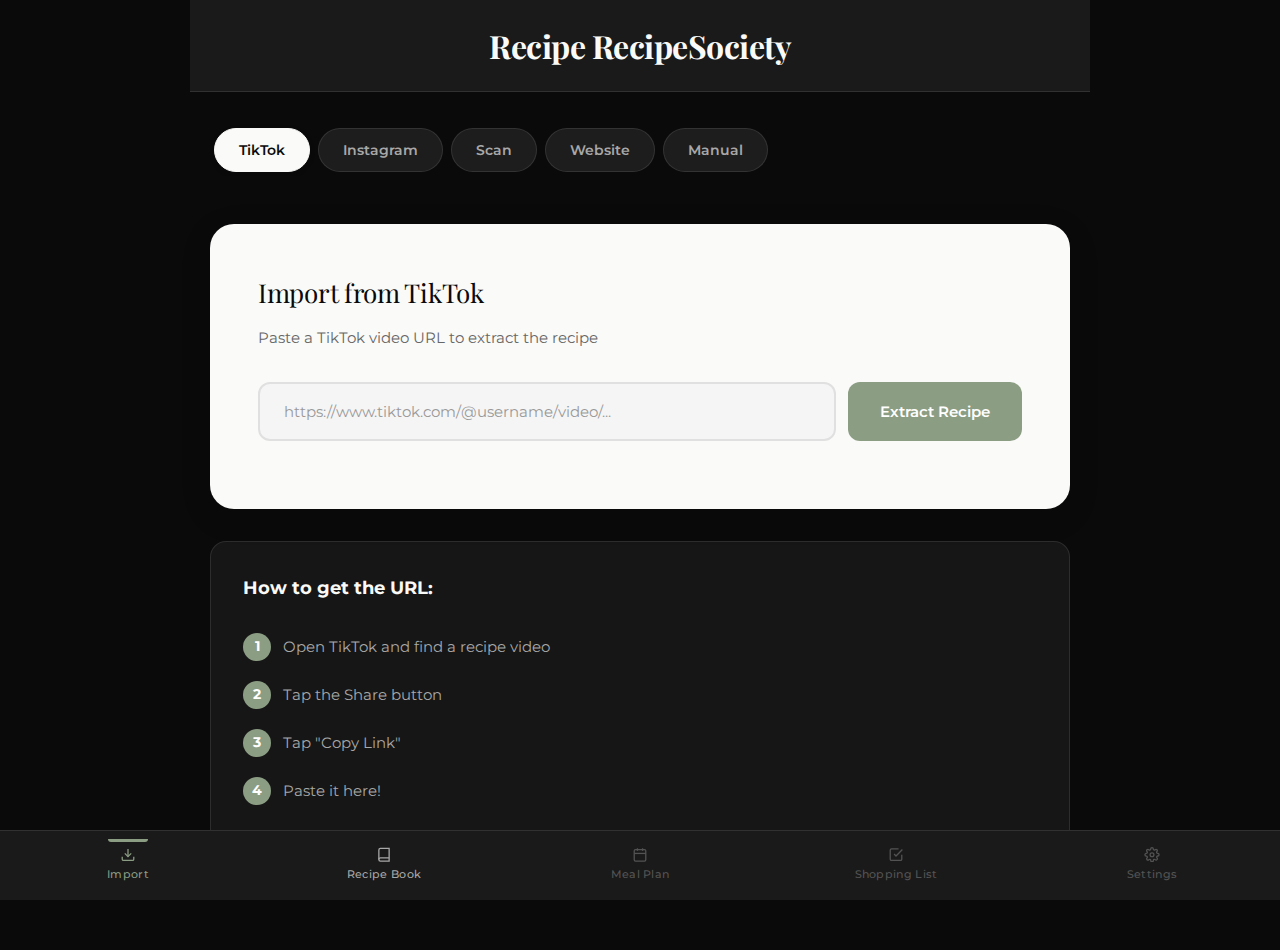
<file: index.html>
<!DOCTYPE html>
<html lang="en">
<head>
    <meta charset="UTF-8">
    <meta name="viewport" content="width=device-width, initial-scale=1.0">
    <title>RecipeSociety
         - Import Recipe</title>
    <link rel="stylesheet" href="styles.css">
</head>
<body>
    <div class="app-wrapper">
        <!-- Header with recipe Society branding -->
        <header class="page-header">
            <h1 class="page-title">Recipe RecipeSociety</h1>
        </header>

        <!-- Main Content -->
        <main class="main-content">
            <!-- Horizontal Rounded Tabs - ShopMy Style -->
            <div class="horizontal-tabs">
                <button class="tab-pill active" data-platform="tiktok">TikTok</button>
                <button class="tab-pill" data-platform="instagram">Instagram</button>
                <button class="tab-pill" data-platform="scan">Scan</button>
                <button class="tab-pill" data-platform="url">Website</button>
                <button class="tab-pill" data-platform="manual">Manual</button>
            </div>

            <!-- Tab Contents -->
            <div class="tab-content active" id="tiktok-tab">
                <div class="import-card">
                    <h3 class="import-title">Import from TikTok</h3>
                    <p class="import-description">Paste a TikTok video URL to extract the recipe</p>
                    <div class="url-input-group">
                        <input type="text" id="tiktokUrl" placeholder="https://www.tiktok.com/@username/video/..." class="url-input">
                        <button id="extractTiktokBtn" class="extract-btn">Extract Recipe</button>
                    </div>
                    <div id="tiktokStatus" class="status-message"></div>
                </div>
                <div class="help-section">
                    <h4>How to get the URL:</h4>
                    <ol class="help-steps">
                        <li>Open TikTok and find a recipe video</li>
                        <li>Tap the Share button</li>
                        <li>Tap "Copy Link"</li>
                        <li>Paste it here!</li>
                    </ol>
                </div>
            </div>

            <div class="tab-content" id="instagram-tab">
                <div class="import-card">
                    <h3 class="import-title">Import from Instagram</h3>
                    <p class="import-description">Paste an Instagram Reel URL to extract the recipe</p>
                    <div class="url-input-group">
                        <input type="text" id="instagramUrl" placeholder="https://www.instagram.com/reel/..." class="url-input">
                        <button id="extractInstagramBtn" class="extract-btn">Extract Recipe</button>
                    </div>
                    <div id="instagramStatus" class="status-message"></div>
                </div>
                <div class="help-section">
                    <h4>How to get the URL:</h4>
                    <ol class="help-steps">
                        <li>Open Instagram and find a recipe Reel</li>
                        <li>Tap the three dots (...)</li>
                        <li>Tap "Copy Link"</li>
                        <li>Paste it here!</li>
                    </ol>
                </div>
            </div>

            <div class="tab-content" id="scan-tab">
                <div class="import-card">
                    <h3 class="import-title">Scan a Recipe</h3>
                    <p class="import-description">Upload a photo of a recipe from a book, magazine, or screenshot</p>
                    <div class="upload-area" id="uploadArea">
                        <input type="file" id="imageInput" accept="image/*" style="display: none;">
                        <div class="upload-placeholder">
                            <div class="upload-icon">📷</div>
                            <p class="upload-text">Click to upload or drag & drop</p>
                            <p class="upload-subtext">PNG, JPG up to 10MB</p>
                        </div>
                        <img id="imagePreview" class="image-preview" style="display: none;">
                    </div>
                    <button id="extractImageBtn" class="extract-btn" style="width: 100%; margin-top: 16px; display: none;">Extract Recipe from Image</button>
                    <div id="scanStatus" class="status-message"></div>
                </div>
                <div class="help-section">
                    <h4>What you can scan:</h4>
                    <ol class="help-steps">
                        <li>Recipe cards</li>
                        <li>Cookbook pages</li>
                        <li>Screenshots from social media</li>
                        <li>Printed recipes</li>
                    </ol>
                </div>
            </div>

            <div class="tab-content" id="url-tab">
                <div class="import-card">
                    <h3 class="import-title">Import from Website</h3>
                    <p class="import-description">Paste any recipe URL from websites like AllRecipes, Food Network, etc.</p>
                    <div class="url-input-group">
                        <input type="text" id="websiteUrl" placeholder="https://www.allrecipes.com/recipe/..." class="url-input">
                        <button id="extractUrlBtn" class="extract-btn">Extract Recipe</button>
                    </div>
                    <div id="urlStatus" class="status-message"></div>
                </div>
                <div class="help-section">
                    <h4>Supported websites:</h4>
                    <ol class="help-steps">
                        <li>AllRecipes, Food Network, Bon Appétit</li>
                        <li>NYT Cooking, Serious Eats</li>
                        <li>Most recipe blogs</li>
                        <li>Any site with a recipe!</li>
                    </ol>
                </div>
            </div>

            <div class="tab-content" id="manual-tab">
                <div class="import-card">
                    <h3 class="import-title">Create Recipe Manually</h3>
                    <p class="import-description">Type your own recipe or copy & paste from anywhere</p>
                    <form id="manualForm" class="manual-form">
                        <div class="form-group">
                            <label class="form-label">Recipe Title *</label>
                            <input type="text" id="manualTitle" class="form-input" placeholder="e.g. Grandma's Chocolate Chip Cookies" required>
                        </div>
                        <div class="form-group">
                            <label class="form-label">Description</label>
                            <textarea id="manualDescription" class="form-textarea" rows="3" placeholder="Brief description of the recipe..."></textarea>
                        </div>
                        <div class="form-row">
                            <div class="form-group">
                                <label class="form-label">Prep Time</label>
                                <input type="text" id="manualPrepTime" class="form-input" placeholder="e.g. 15 min">
                            </div>
                            <div class="form-group">
                                <label class="form-label">Cook Time</label>
                                <input type="text" id="manualCookTime" class="form-input" placeholder="e.g. 30 min">
                            </div>
                            <div class="form-group">
                                <label class="form-label">Servings</label>
                                <input type="text" id="manualServings" class="form-input" placeholder="e.g. 4">
                            </div>
                        </div>
                        <div class="form-group">
                            <label class="form-label">Ingredients *</label>
                            <textarea id="manualIngredients" class="form-textarea" rows="8" placeholder="Enter each ingredient on a new line:&#10;2 cups flour&#10;1 cup sugar&#10;3 eggs" required></textarea>
                            <p class="form-hint">One ingredient per line</p>
                        </div>
                        <div class="form-group">
                            <label class="form-label">Instructions *</label>
                            <textarea id="manualInstructions" class="form-textarea" rows="10" placeholder="Enter each step on a new line:&#10;Preheat oven to 350°F&#10;Mix flour and sugar&#10;Add eggs and stir" required></textarea>
                            <p class="form-hint">One step per line</p>
                        </div>
                        <button type="submit" class="extract-btn" style="width: 100%;">Save Recipe</button>
                    </form>
                    <div id="manualStatus" class="status-message"></div>
                </div>
            </div>
        </main>

        <!-- Bottom Navigation - ShopMy Style -->
        <nav class="bottom-nav">
            <a href="index.html" class="nav-item active">
                <svg class="nav-icon" viewBox="0 0 24 24" fill="none" stroke="currentColor" stroke-width="2">
                    <path d="M21 15v4a2 2 0 0 1-2 2H5a2 2 0 0 1-2-2v-4"></path>
                    <polyline points="7 10 12 15 17 10"></polyline>
                    <line x1="12" y1="15" x2="12" y2="3"></line>
                </svg>
                <span>Import</span>
            </a>
            <a href="recipe-book.html" class="nav-item">
                <svg class="nav-icon" viewBox="0 0 24 24" fill="none" stroke="currentColor" stroke-width="2">
                    <path d="M4 19.5A2.5 2.5 0 0 1 6.5 17H20"></path>
                    <path d="M6.5 2H20v20H6.5A2.5 2.5 0 0 1 4 19.5v-15A2.5 2.5 0 0 1 6.5 2z"></path>
                </svg>
                <span>Recipe Book</span>
            </a>
            <a href="#" class="nav-item disabled">
                <svg class="nav-icon" viewBox="0 0 24 24" fill="none" stroke="currentColor" stroke-width="2">
                    <rect x="3" y="4" width="18" height="18" rx="2" ry="2"></rect>
                    <line x1="16" y1="2" x2="16" y2="6"></line>
                    <line x1="8" y1="2" x2="8" y2="6"></line>
                    <line x1="3" y1="10" x2="21" y2="10"></line>
                </svg>
                <span>Meal Plan</span>
            </a>
            <a href="#" class="nav-item disabled">
                <svg class="nav-icon" viewBox="0 0 24 24" fill="none" stroke="currentColor" stroke-width="2">
                    <path d="M9 11l3 3L22 4"></path>
                    <path d="M21 12v7a2 2 0 0 1-2 2H5a2 2 0 0 1-2-2V5a2 2 0 0 1 2-2h11"></path>
                </svg>
                <span>Shopping List</span>
            </a>
            <a href="#" class="nav-item disabled">
                <svg class="nav-icon" viewBox="0 0 24 24" fill="none" stroke="currentColor" stroke-width="2">
                    <circle cx="12" cy="12" r="3"></circle>
                    <path d="M19.4 15a1.65 1.65 0 0 0 .33 1.82l.06.06a2 2 0 0 1 0 2.83 2 2 0 0 1-2.83 0l-.06-.06a1.65 1.65 0 0 0-1.82-.33 1.65 1.65 0 0 0-1 1.51V21a2 2 0 0 1-2 2 2 2 0 0 1-2-2v-.09A1.65 1.65 0 0 0 9 19.4a1.65 1.65 0 0 0-1.82.33l-.06.06a2 2 0 0 1-2.83 0 2 2 0 0 1 0-2.83l.06-.06a1.65 1.65 0 0 0 .33-1.82 1.65 1.65 0 0 0-1.51-1H3a2 2 0 0 1-2-2 2 2 0 0 1 2-2h.09A1.65 1.65 0 0 0 4.6 9a1.65 1.65 0 0 0-.33-1.82l-.06-.06a2 2 0 0 1 0-2.83 2 2 0 0 1 2.83 0l.06.06a1.65 1.65 0 0 0 1.82.33H9a1.65 1.65 0 0 0 1-1.51V3a2 2 0 0 1 2-2 2 2 0 0 1 2 2v.09a1.65 1.65 0 0 0 1 1.51 1.65 1.65 0 0 0 1.82-.33l.06-.06a2 2 0 0 1 2.83 0 2 2 0 0 1 0 2.83l-.06.06a1.65 1.65 0 0 0-.33 1.82V9a1.65 1.65 0 0 0 1.51 1H21a2 2 0 0 1 2 2 2 2 0 0 1-2 2h-.09a1.65 1.65 0 0 0-1.51 1z"></path>
                </svg>
                <span>Settings</span>
            </a>
        </nav>
    </div>

    <script src="script.js"></script>
</body>
</html>
</file>
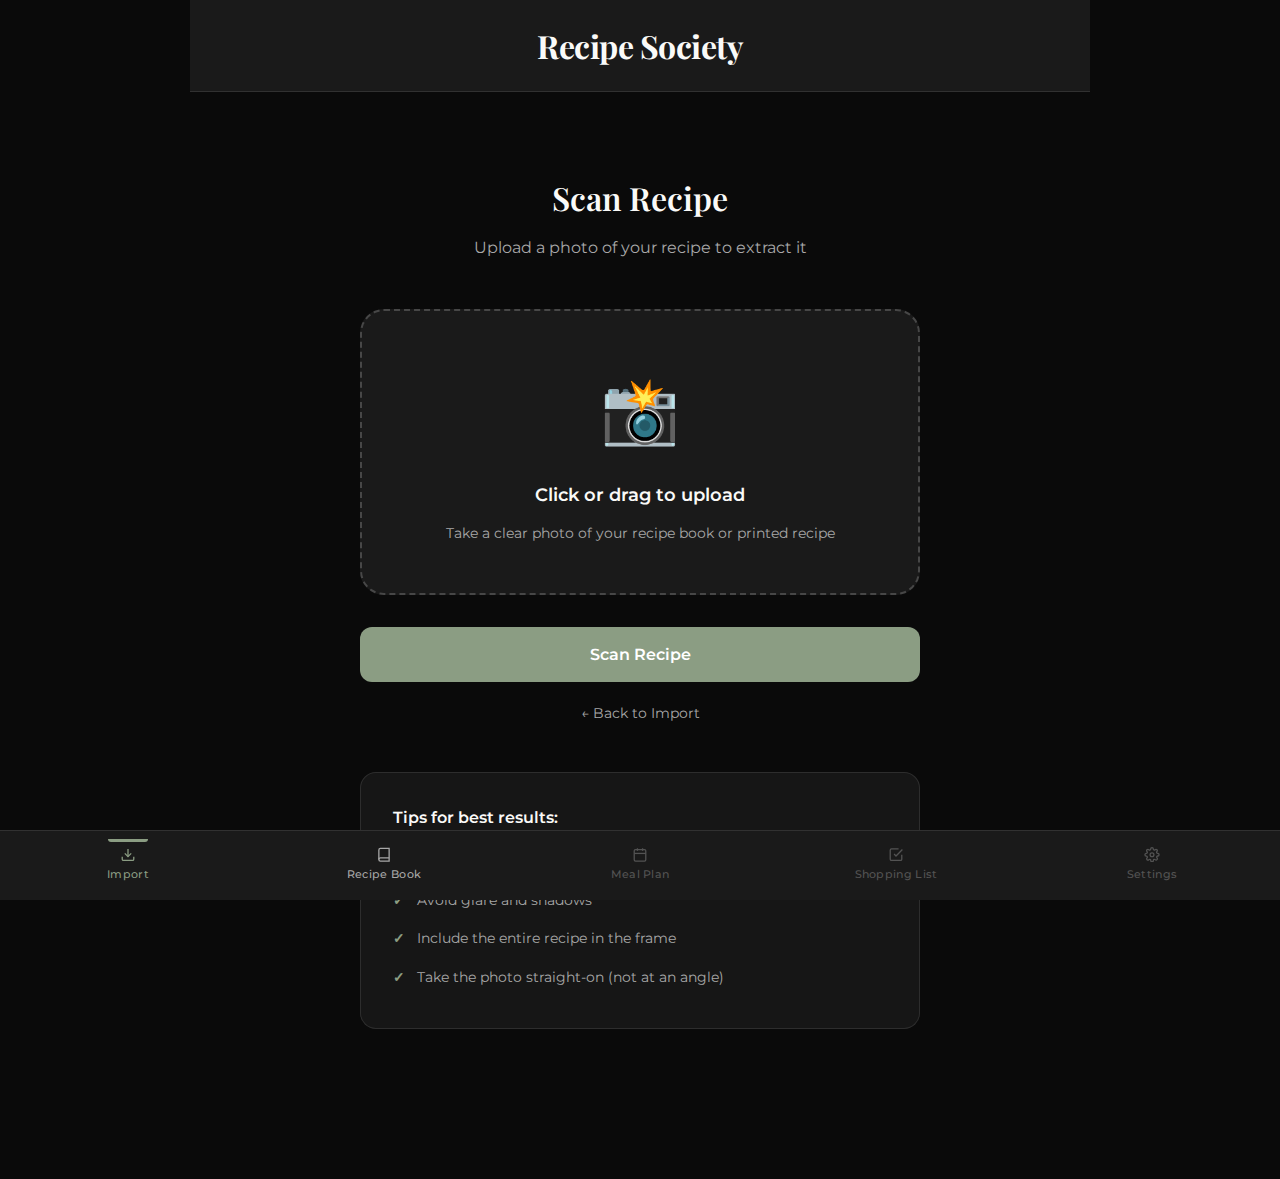
<file: image-scan.html>
<!DOCTYPE html>
<html lang="en">
<head>
    <meta charset="UTF-8">
    <meta name="viewport" content="width=device-width, initial-scale=1.0">
    <title>Scan Recipe - Recipe Society</title>
    <link rel="stylesheet" href="styles.css">
    <style>
        .scan-container {
            max-width: 600px;
            margin: 0 auto;
            padding: var(--spacing-xl) var(--spacing-md);
        }

        .scan-header {
            text-align: center;
            margin-bottom: var(--spacing-xl);
        }

        .scan-title {
            font-family: var(--font-serif);
            font-size: 32px;
            font-weight: 600;
            color: var(--color-cream);
            margin-bottom: var(--spacing-sm);
        }

        .scan-subtitle {
            font-size: 16px;
            color: var(--color-warm-gray);
        }

        .upload-card {
            background: var(--color-charcoal);
            border: 2px dashed rgba(255, 255, 255, 0.2);
            border-radius: var(--radius-lg);
            padding: var(--spacing-xl);
            text-align: center;
            cursor: pointer;
            transition: all 0.3s;
            margin-bottom: var(--spacing-lg);
        }

        .upload-card:hover {
            border-color: var(--color-sage);
            background: rgba(255, 255, 255, 0.03);
        }

        .upload-card.drag-over {
            border-color: var(--color-sage);
            background: rgba(139, 157, 131, 0.1);
        }

        .upload-icon {
            font-size: 64px;
            margin-bottom: var(--spacing-md);
        }

        .upload-text {
            font-size: 18px;
            font-weight: 600;
            color: var(--color-cream);
            margin-bottom: var(--spacing-sm);
        }

        .upload-hint {
            font-size: 14px;
            color: var(--color-warm-gray);
        }

        .scan-btn {
            width: 100%;
            padding: 18px;
            font-size: 16px;
            font-weight: 600;
            font-family: var(--font-sans);
            background: var(--color-sage);
            color: white;
            border: none;
            border-radius: var(--radius-sm);
            cursor: pointer;
            transition: all 0.3s;
            margin-bottom: var(--spacing-md);
        }

        .scan-btn:hover:not(:disabled) {
            background: #7a8c73;
            transform: translateY(-2px);
        }

        .scan-btn:disabled {
            background: #555;
            cursor: not-allowed;
            transform: none;
        }

        .back-link {
            display: block;
            text-align: center;
            color: var(--color-warm-gray);
            text-decoration: none;
            font-size: 14px;
            transition: color 0.3s;
        }

        .back-link:hover {
            color: var(--color-cream);
        }

        .status-message {
            padding: 16px;
            border-radius: var(--radius-sm);
            font-size: 14px;
            text-align: center;
            margin-top: var(--spacing-md);
            display: none;
        }

        .status-message.show {
            display: block;
            animation: slideDown 0.3s ease-out;
        }

        .status-message.success {
            background: rgba(139, 157, 131, 0.2);
            color: var(--color-sage);
            border: 1px solid var(--color-sage);
        }

        .status-message.error {
            background: rgba(220, 38, 38, 0.2);
            color: #ef4444;
            border: 1px solid rgba(220, 38, 38, 0.3);
        }

        .status-message.loading {
            background: rgba(139, 157, 131, 0.1);
            color: var(--color-cream);
            border: 1px solid rgba(255, 255, 255, 0.1);
        }

        @keyframes slideDown {
            from {
                opacity: 0;
                transform: translateY(-10px);
            }
            to {
                opacity: 1;
                transform: translateY(0);
            }
        }

        .help-box {
            background: rgba(255, 255, 255, 0.05);
            border: 1px solid rgba(255, 255, 255, 0.1);
            border-radius: var(--radius-md);
            padding: var(--spacing-lg);
            margin-top: var(--spacing-xl);
        }

        .help-box h3 {
            font-family: var(--font-sans);
            font-size: 16px;
            font-weight: 600;
            color: var(--color-cream);
            margin-bottom: var(--spacing-sm);
        }

        .help-box ul {
            list-style: none;
            padding: 0;
            margin: 0;
        }

        .help-box li {
            font-size: 14px;
            color: var(--color-warm-gray);
            padding: 8px 0;
            padding-left: 24px;
            position: relative;
        }

        .help-box li:before {
            content: "✓";
            position: absolute;
            left: 0;
            color: var(--color-sage);
            font-weight: bold;
        }
    </style>
</head>
<body>
    <div class="app-wrapper">
        <!-- Header -->
        <header class="page-header">
            <h1 class="page-title">Recipe Society</h1>
        </header>

        <!-- Main Content -->
        <main class="main-content">
            <div class="scan-container">
                <div class="scan-header">
                    <h2 class="scan-title">Scan Recipe</h2>
                    <p class="scan-subtitle">Upload a photo of your recipe to extract it</p>
                </div>

                <!-- Upload Area -->
                <div class="upload-card" id="imageUploadArea">
                    <div class="upload-icon">📸</div>
                    <div class="upload-text">Click or drag to upload</div>
                    <div class="upload-hint">Take a clear photo of your recipe book or printed recipe</div>
                </div>

                <input type="file" id="imageFileInput" accept="image/*" style="display: none;">

                <!-- Scan Button -->
                <button class="scan-btn" id="scanImageButton">Scan Recipe</button>

                <!-- Status Message -->
                <div id="statusMessage" class="status-message"></div>

                <!-- Back Link -->
                <a href="index.html" class="back-link">← Back to Import</a>

                <!-- Help Box -->
                <div class="help-box">
                    <h3>Tips for best results:</h3>
                    <ul>
                        <li>Make sure the recipe text is clearly visible</li>
                        <li>Avoid glare and shadows</li>
                        <li>Include the entire recipe in the frame</li>
                        <li>Take the photo straight-on (not at an angle)</li>
                    </ul>
                </div>
            </div>
        </main>

        <!-- Bottom Navigation -->
        <nav class="bottom-nav">
            <a href="index.html" class="nav-item active">
                <svg class="nav-icon" viewBox="0 0 24 24" fill="none" stroke="currentColor" stroke-width="2">
                    <path d="M21 15v4a2 2 0 0 1-2 2H5a2 2 0 0 1-2-2v-4"></path>
                    <polyline points="7 10 12 15 17 10"></polyline>
                    <line x1="12" y1="15" x2="12" y2="3"></line>
                </svg>
                <span>Import</span>
            </a>
            <a href="recipe-book.html" class="nav-item">
                <svg class="nav-icon" viewBox="0 0 24 24" fill="none" stroke="currentColor" stroke-width="2">
                    <path d="M4 19.5A2.5 2.5 0 0 1 6.5 17H20"></path>
                    <path d="M6.5 2H20v20H6.5A2.5 2.5 0 0 1 4 19.5v-15A2.5 2.5 0 0 1 6.5 2z"></path>
                </svg>
                <span>Recipe Book</span>
            </a>
            <a href="#" class="nav-item disabled">
                <svg class="nav-icon" viewBox="0 0 24 24" fill="none" stroke="currentColor" stroke-width="2">
                    <rect x="3" y="4" width="18" height="18" rx="2" ry="2"></rect>
                    <line x1="16" y1="2" x2="16" y2="6"></line>
                    <line x1="8" y1="2" x2="8" y2="6"></line>
                    <line x1="3" y1="10" x2="21" y2="10"></line>
                </svg>
                <span>Meal Plan</span>
            </a>
            <a href="#" class="nav-item disabled">
                <svg class="nav-icon" viewBox="0 0 24 24" fill="none" stroke="currentColor" stroke-width="2">
                    <path d="M9 11l3 3L22 4"></path>
                    <path d="M21 12v7a2 2 0 0 1-2 2H5a2 2 0 0 1-2-2V5a2 2 0 0 1 2-2h11"></path>
                </svg>
                <span>Shopping List</span>
            </a>
            <a href="#" class="nav-item disabled">
                <svg class="nav-icon" viewBox="0 0 24 24" fill="none" stroke="currentColor" stroke-width="2">
                    <circle cx="12" cy="12" r="3"></circle>
                    <path d="M19.4 15a1.65 1.65 0 0 0 .33 1.82l.06.06a2 2 0 0 1 0 2.83 2 2 0 0 1-2.83 0l-.06-.06a1.65 1.65 0 0 0-1.82-.33 1.65 1.65 0 0 0-1 1.51V21a2 2 0 0 1-2 2 2 2 0 0 1-2-2v-.09A1.65 1.65 0 0 0 9 19.4a1.65 1.65 0 0 0-1.82.33l-.06.06a2 2 0 0 1-2.83 0 2 2 0 0 1 0-2.83l.06-.06a1.65 1.65 0 0 0 .33-1.82 1.65 1.65 0 0 0-1.51-1H3a2 2 0 0 1-2-2 2 2 0 0 1 2-2h.09A1.65 1.65 0 0 0 4.6 9a1.65 1.65 0 0 0-.33-1.82l-.06-.06a2 2 0 0 1 0-2.83 2 2 0 0 1 2.83 0l.06.06a1.65 1.65 0 0 0 1.82.33H9a1.65 1.65 0 0 0 1-1.51V3a2 2 0 0 1 2-2 2 2 0 0 1 2 2v.09a1.65 1.65 0 0 0 1 1.51 1.65 1.65 0 0 0 1.82-.33l.06-.06a2 2 0 0 1 2.83 0 2 2 0 0 1 0 2.83l-.06.06a1.65 1.65 0 0 0-.33 1.82V9a1.65 1.65 0 0 0 1.51 1H21a2 2 0 0 1 2 2 2 2 0 0 1-2 2h-.09a1.65 1.65 0 0 0-1.51 1z"></path>
                </svg>
                <span>Settings</span>
            </a>
        </nav>
    </div>

    <script src="image-scan.js"></script>
</body>
</html>
</file>
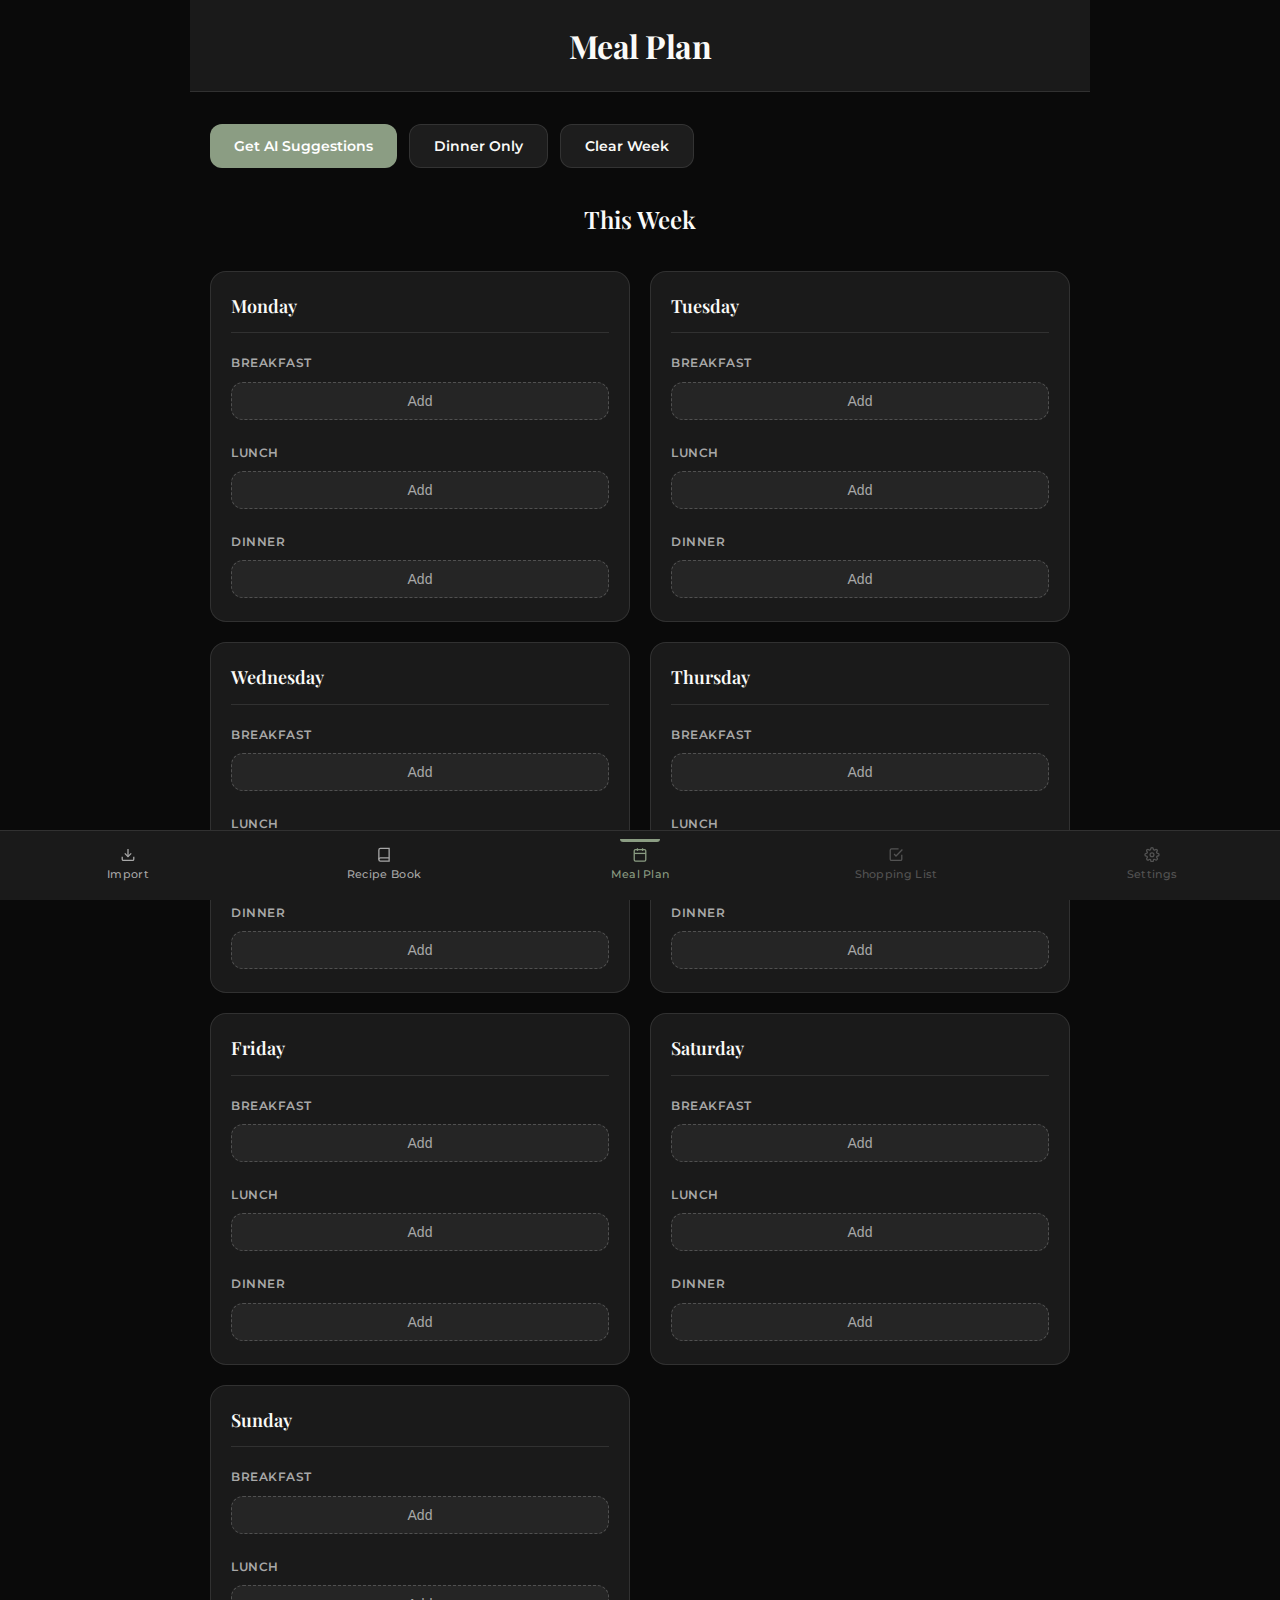
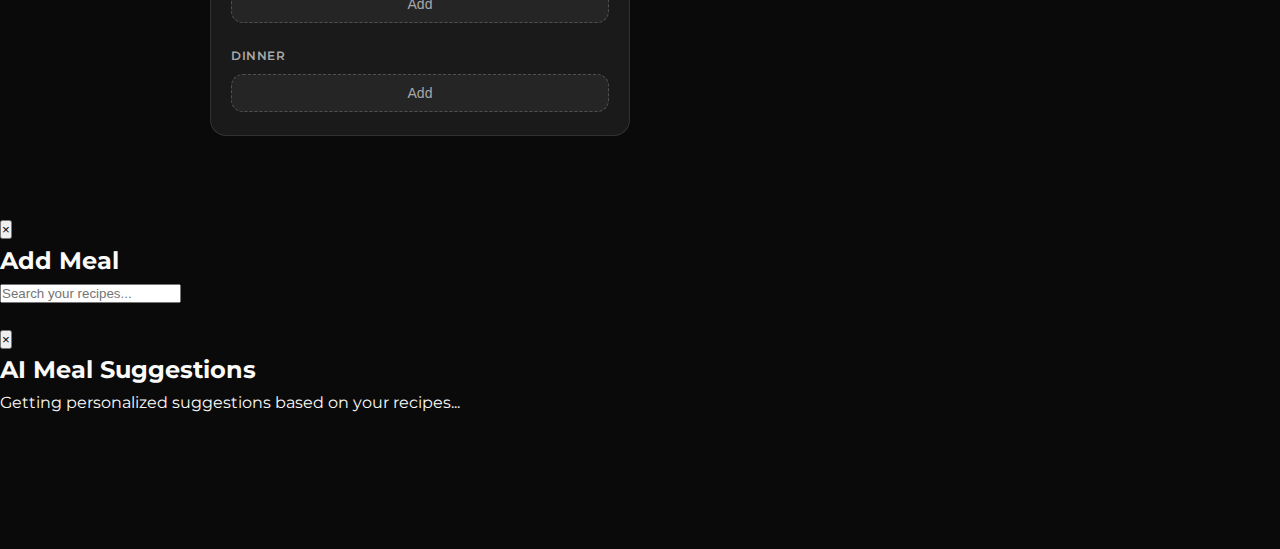
<file: meal-plan.html>
<!DOCTYPE html>
<html lang="en">
<head>
    <meta charset="UTF-8">
    <meta name="viewport" content="width=device-width, initial-scale=1.0">
    <title>Meal Plan - Recipe Society</title>
    <link rel="stylesheet" href="styles.css">
    <link rel="stylesheet" href="meal-plan.css">
</head>
<body>
    <div class="app-wrapper">
        <!-- Header -->
        <header class="page-header">
            <h1 class="page-title">Meal Plan</h1>
        </header>

        <!-- Main Content -->
        <main class="main-content">
            <!-- Controls -->
            <div class="meal-plan-controls">
                <button id="aiSuggestBtn" class="control-button primary">
                    Get AI Suggestions
                </button>
                <button id="dinnerOnlyToggle" class="control-button secondary">
                    Dinner Only
                </button>
                <button id="clearWeekBtn" class="control-button secondary">
                    Clear Week
                </button>
            </div>

            <!-- Week Display -->
            <div class="week-header">
                <h2 id="weekTitle">This Week</h2>
            </div>

            <!-- Meal Cards Grid -->
            <div id="mealCardsGrid" class="meal-cards-grid">
                <!-- Cards will be generated by JavaScript -->
            </div>
        </main>

        <!-- Bottom Navigation -->
        <nav class="bottom-nav">
            <a href="index.html" class="nav-item">
                <svg class="nav-icon" viewBox="0 0 24 24" fill="none" stroke="currentColor" stroke-width="2">
                    <path d="M21 15v4a2 2 0 0 1-2 2H5a2 2 0 0 1-2-2v-4"></path>
                    <polyline points="7 10 12 15 17 10"></polyline>
                    <line x1="12" y1="15" x2="12" y2="3"></line>
                </svg>
                <span>Import</span>
            </a>
            <a href="recipe-book.html" class="nav-item">
                <svg class="nav-icon" viewBox="0 0 24 24" fill="none" stroke="currentColor" stroke-width="2">
                    <path d="M4 19.5A2.5 2.5 0 0 1 6.5 17H20"></path>
                    <path d="M6.5 2H20v20H6.5A2.5 2.5 0 0 1 4 19.5v-15A2.5 2.5 0 0 1 6.5 2z"></path>
                </svg>
                <span>Recipe Book</span>
            </a>
            <a href="meal-plan.html" class="nav-item active">
                <svg class="nav-icon" viewBox="0 0 24 24" fill="none" stroke="currentColor" stroke-width="2">
                    <rect x="3" y="4" width="18" height="18" rx="2" ry="2"></rect>
                    <line x1="16" y1="2" x2="16" y2="6"></line>
                    <line x1="8" y1="2" x2="8" y2="6"></line>
                    <line x1="3" y1="10" x2="21" y2="10"></line>
                </svg>
                <span>Meal Plan</span>
            </a>
            <a href="#" class="nav-item disabled">
                <svg class="nav-icon" viewBox="0 0 24 24" fill="none" stroke="currentColor" stroke-width="2">
                    <path d="M9 11l3 3L22 4"></path>
                    <path d="M21 12v7a2 2 0 0 1-2 2H5a2 2 0 0 1-2-2V5a2 2 0 0 1 2-2h11"></path>
                </svg>
                <span>Shopping List</span>
            </a>
            <a href="#" class="nav-item disabled">
                <svg class="nav-icon" viewBox="0 0 24 24" fill="none" stroke="currentColor" stroke-width="2">
                    <circle cx="12" cy="12" r="3"></circle>
                    <path d="M19.4 15a1.65 1.65 0 0 0 .33 1.82l.06.06a2 2 0 0 1 0 2.83 2 2 0 0 1-2.83 0l-.06-.06a1.65 1.65 0 0 0-1.82-.33 1.65 1.65 0 0 0-1 1.51V21a2 2 0 0 1-2 2 2 2 0 0 1-2-2v-.09A1.65 1.65 0 0 0 9 19.4a1.65 1.65 0 0 0-1.82.33l-.06.06a2 2 0 0 1-2.83 0 2 2 0 0 1 0-2.83l.06-.06a1.65 1.65 0 0 0 .33-1.82 1.65 1.65 0 0 0-1.51-1H3a2 2 0 0 1-2-2 2 2 0 0 1 2-2h.09A1.65 1.65 0 0 0 4.6 9a1.65 1.65 0 0 0-.33-1.82l-.06-.06a2 2 0 0 1 0-2.83 2 2 0 0 1 2.83 0l.06.06a1.65 1.65 0 0 0 1.82.33H9a1.65 1.65 0 0 0 1-1.51V3a2 2 0 0 1 2-2 2 2 0 0 1 2 2v.09a1.65 1.65 0 0 0 1 1.51 1.65 1.65 0 0 0 1.82-.33l.06-.06a2 2 0 0 1 2.83 0 2 2 0 0 1 0 2.83l-.06.06a1.65 1.65 0 0 0-.33 1.82V9a1.65 1.65 0 0 0 1.51 1H21a2 2 0 0 1 2 2 2 2 0 0 1-2 2h-.09a1.65 1.65 0 0 0-1.51 1z"></path>
                </svg>
                <span>Settings</span>
            </a>
        </nav>
    </div>

    <!-- Add Meal Modal -->
    <div id="addMealModal" class="modal hidden">
        <div class="modal-backdrop"></div>
        <div class="modal-content meal-modal">
            <button class="modal-close" id="closeAddMeal">&times;</button>
            <div id="addMealContent">
                <h2 class="modal-title" id="addMealTitle">Add Meal</h2>
                <div class="recipe-picker-search">
                    <input type="text" id="recipePickerSearch" placeholder="Search your recipes..." class="search-input">
                </div>
                <div id="recipePickerList" class="recipe-picker-list">
                    <!-- Recipes will be loaded here -->
                </div>
            </div>
        </div>
    </div>

    <!-- AI Suggestions Modal -->
    <div id="aiSuggestModal" class="modal hidden">
        <div class="modal-backdrop"></div>
        <div class="modal-content meal-modal">
            <button class="modal-close" id="closeAiSuggest">&times;</button>
            <div id="aiSuggestContent">
                <h2 class="modal-title">AI Meal Suggestions</h2>
                <p class="modal-description">Getting personalized suggestions based on your recipes...</p>
                <div id="aiSuggestionsList" class="ai-suggestions-list">
                    <!-- AI suggestions will be loaded here -->
                </div>
                <div class="modal-actions" style="display: none;" id="suggestionsActions">
                    <button id="applySuggestionsBtn" class="control-button primary">
                        Apply All Suggestions
                    </button>
                </div>
            </div>
        </div>
    </div>

    <script src="meal-plan.js"></script>
</body>
</html>
</file>
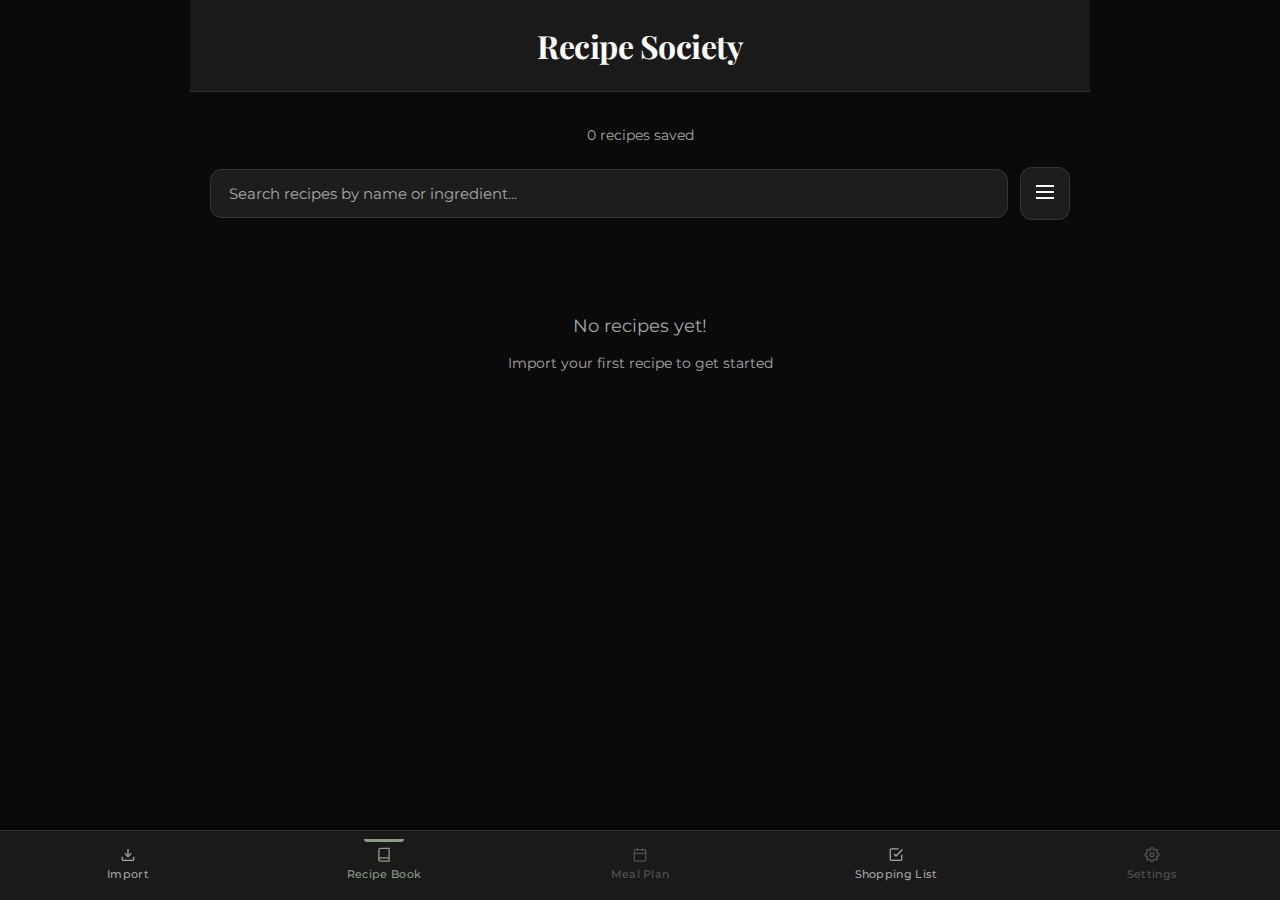
<file: recipe-book.html>
<!DOCTYPE html>
<html lang="en">
<head>
    <meta charset="UTF-8">
    <meta name="viewport" content="width=device-width, initial-scale=1.0">
    <title>Recipe Society - Recipe Book</title>
    <link rel="stylesheet" href="recipe-book.css">
</head>
<body>
    <div class="app-wrapper">
        <!-- Header with Recipe Society branding -->
        <header class="page-header">
            <h1 class="page-title">Recipe Society</h1>
        </header>

        <!-- Main Content -->
        <main class="main-content">
            <!-- Recipe Book Header -->
            <section class="recipe-book-header">
                <div class="header-top">
                    <p class="recipe-count-text">
                        <span id="totalCount">0</span> recipes saved
                    </p>
                </div>

                <!-- Search and Filters -->
                <div class="search-filter-bar">
                    <div class="search-box">
                        <input 
                            type="text" 
                            id="searchInput" 
                            placeholder="Search recipes by name or ingredient..."
                            class="search-input"
                        >
                    </div>

                    <!-- Hamburger Menu -->
                    <button class="hamburger-menu" id="hamburgerMenu">
                        <svg class="hamburger-icon" viewBox="0 0 24 24" fill="none" stroke="currentColor" stroke-width="2">
                            <line x1="3" y1="12" x2="21" y2="12"></line>
                            <line x1="3" y1="6" x2="21" y2="6"></line>
                            <line x1="3" y1="18" x2="21" y2="18"></line>
                        </svg>
                    </button>

                    <!-- Filter Dropdown -->
                    <div class="filter-dropdown hidden" id="filterDropdown">
                        <select id="sourceFilter" class="filter-select">
                            <option value="all">All Sources</option>
                            <option value="TikTok">TikTok</option>
                            <option value="Instagram">Instagram</option>
                        </select>

                        <select id="sortFilter" class="filter-select">
                            <option value="newest">Newest First</option>
                            <option value="oldest">Oldest First</option>
                            <option value="name-asc">Name (A-Z)</option>
                            <option value="name-desc">Name (Z-A)</option>
                        </select>

                        <button id="clearFilters" class="clear-btn">
                            Clear Filters
                        </button>
                    </div>
                </div>
            </section>

            <!-- Recipes Grid/List -->
            <section class="recipes-display">
                <div id="recipeGrid" class="recipes-grid">
                    <!-- Recipes will be loaded here -->
                </div>

                <!-- Empty State -->
                <div id="emptyState" class="empty-state hidden">
                    <h3>No recipes found</h3>
                    <p class="empty-subtext">Try adjusting your filters or <a href="index.html">import some recipes</a>!</p>
                </div>
            </section>
        </main>

        <!-- Bottom Navigation - ShopMy Style -->
        <nav class="bottom-nav">
            <a href="index.html" class="nav-item">
                <svg class="nav-icon" viewBox="0 0 24 24" fill="none" stroke="currentColor" stroke-width="2">
                    <path d="M21 15v4a2 2 0 0 1-2 2H5a2 2 0 0 1-2-2v-4"></path>
                    <polyline points="7 10 12 15 17 10"></polyline>
                    <line x1="12" y1="15" x2="12" y2="3"></line>
                </svg>
                <span>Import</span>
            </a>
            <a href="recipe-book.html" class="nav-item active">
                <svg class="nav-icon" viewBox="0 0 24 24" fill="none" stroke="currentColor" stroke-width="2">
                    <path d="M4 19.5A2.5 2.5 0 0 1 6.5 17H20"></path>
                    <path d="M6.5 2H20v20H6.5A2.5 2.5 0 0 1 4 19.5v-15A2.5 2.5 0 0 1 6.5 2z"></path>
                </svg>
                <span>Recipe Book</span>
            </a>
            <a href="#" class="nav-item disabled">
                <svg class="nav-icon" viewBox="0 0 24 24" fill="none" stroke="currentColor" stroke-width="2">
                    <rect x="3" y="4" width="18" height="18" rx="2" ry="2"></rect>
                    <line x1="16" y1="2" x2="16" y2="6"></line>
                    <line x1="8" y1="2" x2="8" y2="6"></line>
                    <line x1="3" y1="10" x2="21" y2="10"></line>
                </svg>
                <span>Meal Plan</span>
            </a>
           <a href="meal-plan.html" class="nav-item">
                <svg class="nav-icon" viewBox="0 0 24 24" fill="none" stroke="currentColor" stroke-width="2">
                    <path d="M9 11l3 3L22 4"></path>
                    <path d="M21 12v7a2 2 0 0 1-2 2H5a2 2 0 0 1-2-2V5a2 2 0 0 1 2-2h11"></path>
                </svg>
                <span>Shopping List</span>
            </a>
            <a href="#" class="nav-item disabled">
                <svg class="nav-icon" viewBox="0 0 24 24" fill="none" stroke="currentColor" stroke-width="2">
                    <circle cx="12" cy="12" r="3"></circle>
                    <path d="M19.4 15a1.65 1.65 0 0 0 .33 1.82l.06.06a2 2 0 0 1 0 2.83 2 2 0 0 1-2.83 0l-.06-.06a1.65 1.65 0 0 0-1.82-.33 1.65 1.65 0 0 0-1 1.51V21a2 2 0 0 1-2 2 2 2 0 0 1-2-2v-.09A1.65 1.65 0 0 0 9 19.4a1.65 1.65 0 0 0-1.82.33l-.06.06a2 2 0 0 1-2.83 0 2 2 0 0 1 0-2.83l.06-.06a1.65 1.65 0 0 0 .33-1.82 1.65 1.65 0 0 0-1.51-1H3a2 2 0 0 1-2-2 2 2 0 0 1 2-2h.09A1.65 1.65 0 0 0 4.6 9a1.65 1.65 0 0 0-.33-1.82l-.06-.06a2 2 0 0 1 0-2.83 2 2 0 0 1 2.83 0l.06.06a1.65 1.65 0 0 0 1.82.33H9a1.65 1.65 0 0 0 1-1.51V3a2 2 0 0 1 2-2 2 2 0 0 1 2 2v.09a1.65 1.65 0 0 0 1 1.51 1.65 1.65 0 0 0 1.82-.33l.06-.06a2 2 0 0 1 2.83 0 2 2 0 0 1 0 2.83l-.06.06a1.65 1.65 0 0 0-.33 1.82V9a1.65 1.65 0 0 0 1.51 1H21a2 2 0 0 1 2 2 2 2 0 0 1-2 2h-.09a1.65 1.65 0 0 0-1.51 1z"></path>
                </svg>
                <span>Settings</span>
            </a>
        </nav>
    </div>

    <!-- Recipe Detail Modal -->
    <div id="recipeModal" class="modal hidden">
        <div class="modal-backdrop"></div>
        <div class="modal-content">
            <button class="modal-close">&times;</button>
            <div id="modalRecipeContent"></div>
        </div>
    </div>

    <script src="recipe-book.js"></script>
</body>
</html>
</file>
<file: styles.css>
/* FoodBook - Luxury Design with ShopMy Navigation */

@import url('https://fonts.googleapis.com/css2?family=Playfair+Display:wght@400;500;600;700;800;900&family=Montserrat:wght@300;400;500;600;700&display=swap');

:root {
  --color-dark: #0a0a0a;
  --color-charcoal: #1a1a1a;
  --color-soft-black: #2a2a2a;
  --color-cream: #fafaf8;
  --color-white: #ffffff;
  --color-sage: #8b9d83;
  --color-emerald: #059669;
  --color-warm-gray: #a8a8a8;
  --color-light-gray: #e5e5e5;
  --color-accent: #d4a574;
  
  --font-serif: 'Playfair Display', Georgia, serif;
  --font-sans: 'Montserrat', -apple-system, BlinkMacSystemFont, sans-serif;
  
  --spacing-xs: 8px;
  --spacing-sm: 12px;
  --spacing-md: 20px;
  --spacing-lg: 32px;
  --spacing-xl: 48px;
  
  --radius-sm: 12px;
  --radius-md: 16px;
  --radius-lg: 24px;
  --radius-xl: 32px;
  
  --shadow-sm: 0 2px 8px rgba(0, 0, 0, 0.04);
  --shadow-md: 0 4px 16px rgba(0, 0, 0, 0.08);
  --shadow-lg: 0 8px 32px rgba(0, 0, 0, 0.12);
  
  --bottom-nav-height: 70px;
}

* {
  margin: 0;
  padding: 0;
  box-sizing: border-box;
}

body {
  font-family: var(--font-sans);
  background: var(--color-dark);
  color: var(--color-cream);
  line-height: 1.6;
  -webkit-font-smoothing: antialiased;
  -moz-osx-font-smoothing: grayscale;
  min-height: 100vh;
  padding-bottom: var(--bottom-nav-height);
}

.app-wrapper {
  max-width: 900px;
  margin: 0 auto;
  position: relative;
}

/* Page Header - FoodBook Style */
.page-header {
  background: var(--color-charcoal);
  padding: var(--spacing-md) var(--spacing-md);
  border-bottom: 1px solid rgba(255, 255, 255, 0.1);
  position: sticky;
  top: 0;
  z-index: 50;
  backdrop-filter: blur(20px);
  text-align: center;
}

.page-title {
  font-family: var(--font-serif);
  font-size: 32px;
  font-weight: 700;
  color: var(--color-cream);
  letter-spacing: -0.5px;
}

/* Main Content */
.main-content {
  padding: var(--spacing-lg) var(--spacing-md);
  min-height: calc(100vh - var(--bottom-nav-height) - 140px);
}

/* Horizontal Rounded Tabs - ShopMy Style */
.horizontal-tabs {
  display: flex;
  gap: 8px;
  overflow-x: auto;
  padding: 4px;
  margin-bottom: var(--spacing-xl);
  -webkit-overflow-scrolling: touch;
  scrollbar-width: none;
}

.horizontal-tabs::-webkit-scrollbar {
  display: none;
}

.tab-pill {
  flex-shrink: 0;
  padding: 12px 24px;
  background: rgba(255, 255, 255, 0.08);
  border: 1px solid rgba(255, 255, 255, 0.1);
  border-radius: 100px;
  cursor: pointer;
  font-weight: 600;
  font-size: 14px;
  color: var(--color-warm-gray);
  transition: all 0.3s cubic-bezier(0.4, 0, 0.2, 1);
  font-family: var(--font-sans);
  white-space: nowrap;
}

.tab-pill:hover {
  background: rgba(255, 255, 255, 0.12);
  color: var(--color-cream);
  transform: translateY(-1px);
}

.tab-pill.active {
  background: var(--color-cream);
  color: var(--color-dark);
  border-color: var(--color-cream);
  box-shadow: var(--shadow-sm);
}

/* Tab Content */
.tab-content {
  display: none;
  animation: fadeIn 0.3s ease-in;
}

.tab-content.active {
  display: block;
}

@keyframes fadeIn {
  from {
    opacity: 0;
    transform: translateY(10px);
  }
  to {
    opacity: 1;
    transform: translateY(0);
  }
}

/* Import Card */
.import-card {
  background: var(--color-cream);
  border-radius: var(--radius-lg);
  padding: var(--spacing-xl);
  box-shadow: var(--shadow-lg);
  margin-bottom: var(--spacing-lg);
}

.import-title {
  font-family: var(--font-serif);
  font-size: 26px;
  font-weight: 400;
  color: var(--color-dark);
  margin-bottom: var(--spacing-sm);
  letter-spacing: -0.3px;
}

.import-description {
  font-size: 15px;
  color: #666;
  margin-bottom: var(--spacing-lg);
  line-height: 1.6;
}

/* URL Input Group */
.url-input-group {
  display: flex;
  gap: var(--spacing-sm);
  margin-bottom: var(--spacing-md);
}

.url-input {
  flex: 1;
  padding: 18px 24px;
  font-size: 15px;
  font-family: var(--font-sans);
  background: #f5f5f5;
  border: 2px solid #e0e0e0;
  border-radius: var(--radius-sm);
  color: var(--color-dark);
  transition: all 0.3s;
}

.url-input:focus {
  outline: none;
  background: white;
  border-color: var(--color-sage);
  box-shadow: 0 0 0 3px rgba(139, 157, 131, 0.1);
}

.url-input::placeholder {
  color: #999;
}

.extract-btn {
  padding: 18px 32px;
  font-size: 15px;
  font-weight: 600;
  font-family: var(--font-sans);
  color: white;
  background: var(--color-sage);
  border: none;
  border-radius: var(--radius-sm);
  cursor: pointer;
  transition: all 0.3s;
  white-space: nowrap;
}

.extract-btn:hover {
  background: #7a8c73;
  transform: translateY(-2px);
  box-shadow: var(--shadow-md);
}

.extract-btn:active {
  transform: translateY(0);
}

.extract-btn:disabled {
  background: #ccc;
  cursor: not-allowed;
  transform: none;
}

/* Upload Area */
.upload-area {
  border: 2px dashed #d0d0d0;
  border-radius: var(--radius-md);
  padding: var(--spacing-xl);
  text-align: center;
  cursor: pointer;
  transition: all 0.3s;
  background: #fafafa;
}

.upload-area:hover {
  border-color: var(--color-sage);
  background: #f5f5f5;
}

.upload-area.drag-over {
  border-color: var(--color-sage);
  background: rgba(139, 157, 131, 0.05);
}

.upload-placeholder {
  display: flex;
  flex-direction: column;
  align-items: center;
  gap: var(--spacing-sm);
}

.upload-icon {
  font-size: 48px;
  margin-bottom: var(--spacing-sm);
}

.upload-text {
  font-size: 16px;
  font-weight: 600;
  color: var(--color-dark);
}

.upload-subtext {
  font-size: 14px;
  color: #666;
}

.image-preview {
  max-width: 100%;
  max-height: 400px;
  border-radius: var(--radius-sm);
  object-fit: contain;
}

/* Manual Form */
.manual-form {
  display: flex;
  flex-direction: column;
  gap: var(--spacing-lg);
}

.form-group {
  display: flex;
  flex-direction: column;
  gap: var(--spacing-xs);
}

.form-row {
  display: grid;
  grid-template-columns: repeat(3, 1fr);
  gap: var(--spacing-md);
}

.form-label {
  font-size: 14px;
  font-weight: 600;
  color: var(--color-dark);
  letter-spacing: 0.3px;
}

.form-input {
  padding: 14px 18px;
  font-size: 15px;
  font-family: var(--font-sans);
  background: #f5f5f5;
  border: 2px solid #e0e0e0;
  border-radius: var(--radius-sm);
  color: var(--color-dark);
  transition: all 0.3s;
}

.form-input:focus {
  outline: none;
  background: white;
  border-color: var(--color-sage);
  box-shadow: 0 0 0 3px rgba(139, 157, 131, 0.1);
}

.form-textarea {
  padding: 14px 18px;
  font-size: 15px;
  font-family: var(--font-sans);
  background: #f5f5f5;
  border: 2px solid #e0e0e0;
  border-radius: var(--radius-sm);
  color: var(--color-dark);
  transition: all 0.3s;
  resize: vertical;
  line-height: 1.6;
}

.form-textarea:focus {
  outline: none;
  background: white;
  border-color: var(--color-sage);
  box-shadow: 0 0 0 3px rgba(139, 157, 131, 0.1);
}

.form-hint {
  font-size: 13px;
  color: #666;
  margin-top: 4px;
}

/* Status Messages */
.status-message {
  padding: 16px;
  border-radius: var(--radius-sm);
  font-size: 14px;
  font-weight: 500;
  text-align: center;
  margin-top: var(--spacing-md);
  display: none;
}

.status-message.show {
  display: block;
  animation: slideDown 0.3s ease-out;
}

@keyframes slideDown {
  from {
    opacity: 0;
    transform: translateY(-10px);
  }
  to {
    opacity: 1;
    transform: translateY(0);
  }
}

.status-message.success {
  background: #d4edda;
  color: #155724;
  border: 1px solid #c3e6cb;
}

.status-message.error {
  background: #f8d7da;
  color: #721c24;
  border: 1px solid #f5c6cb;
}

.status-message.loading {
  background: #d1ecf1;
  color: #0c5460;
  border: 1px solid #bee5eb;
}

/* Help Section */
.help-section {
  background: rgba(255, 255, 255, 0.05);
  border-radius: var(--radius-md);
  padding: var(--spacing-lg);
  border: 1px solid rgba(255, 255, 255, 0.1);
}

.help-section h4 {
  font-family: var(--font-sans);
  font-size: 18px;
  font-weight: 700;
  color: var(--color-cream);
  margin-bottom: var(--spacing-md);
}

.help-steps {
  list-style: none;
  counter-reset: step;
  padding: 0;
}

.help-steps li {
  counter-increment: step;
  padding: 12px 0 12px 40px;
  position: relative;
  color: var(--color-warm-gray);
  font-size: 15px;
  line-height: 1.6;
}

.help-steps li::before {
  content: counter(step);
  position: absolute;
  left: 0;
  top: 10px;
  width: 28px;
  height: 28px;
  background: var(--color-sage);
  color: white;
  border-radius: 50%;
  display: flex;
  align-items: center;
  justify-content: center;
  font-weight: 700;
  font-size: 14px;
}

/* Bottom Navigation - ShopMy Style */
.bottom-nav {
  position: fixed;
  bottom: 0;
  left: 0;
  right: 0;
  background: var(--color-charcoal);
  border-top: 1px solid rgba(255, 255, 255, 0.1);
  display: flex;
  justify-content: space-around;
  padding: 8px 0;
  z-index: 100;
  backdrop-filter: blur(20px);
  height: var(--bottom-nav-height);
}

.nav-item {
  display: flex;
  flex-direction: column;
  align-items: center;
  justify-content: center;
  gap: 4px;
  flex: 1;
  padding: 8px;
  color: var(--color-warm-gray);
  text-decoration: none;
  transition: all 0.3s;
  position: relative;
}

.nav-item:hover:not(.disabled) {
  color: var(--color-cream);
}

.nav-item.active {
  color: var(--color-sage);
}

.nav-item.active::after {
  content: '';
  position: absolute;
  top: 0;
  left: 50%;
  transform: translateX(-50%);
  width: 40px;
  height: 3px;
  background: var(--color-sage);
  border-radius: 0 0 3px 3px;
}

.nav-item.disabled {
  opacity: 0.4;
  cursor: not-allowed;
}

.nav-icon {
  width: 24px;
  height: 24px;
}

.nav-item span {
  font-size: 11px;
  font-weight: 500;
  letter-spacing: 0.3px;
}

/* Responsive Design */
@media (max-width: 768px) {
  .page-title {
    font-size: 28px;
  }

  .url-input-group {
    flex-direction: column;
  }

  .extract-btn {
    width: 100%;
  }

  .import-card {
    padding: var(--spacing-lg);
  }

  .form-row {
    grid-template-columns: 1fr;
  }

  .tab-pill {
    font-size: 13px;
    padding: 10px 20px;
  }

  .nav-item span {
    font-size: 10px;
  }

  .nav-icon {
    width: 22px;
    height: 22px;
  }
}

/* Loading Spinner */
.loading-spinner {
  display: inline-block;
  width: 16px;
  height: 16px;
  border: 2px solid rgba(255, 255, 255, 0.3);
  border-top-color: white;
  border-radius: 50%;
  animation: spin 0.6s linear infinite;
  margin-right: 8px;
  vertical-align: middle;
}

@keyframes spin {
  to {
    transform: rotate(360deg);
  }
}

/* Smooth Scrollbar */
::-webkit-scrollbar {
  width: 8px;
  height: 8px;
}

::-webkit-scrollbar-track {
  background: rgba(255, 255, 255, 0.05);
}

::-webkit-scrollbar-thumb {
  background: rgba(255, 255, 255, 0.2);
  border-radius: 4px;
}

::-webkit-scrollbar-thumb:hover {
  background: rgba(255, 255, 255, 0.3);
}
SimplyCodes
</file>
<file: meal-plan.css>
/* Meal Plan Specific Styles */

.meal-plan-controls {
    display: flex;
    gap: 12px;
    margin-bottom: var(--spacing-lg);
    flex-wrap: wrap;
}

.control-button {
    padding: 12px 24px;
    font-size: 14px;
    font-weight: 600;
    font-family: var(--font-sans);
    border: none;
    border-radius: var(--radius-sm);
    cursor: pointer;
    transition: all 0.3s;
}

.control-button.primary {
    background: var(--color-sage);
    color: white;
}

.control-button.primary:hover {
    background: #7a8c73;
    transform: translateY(-2px);
}

.control-button.secondary {
    background: rgba(255, 255, 255, 0.08);
    color: var(--color-cream);
    border: 1px solid rgba(255, 255, 255, 0.1);
}

.control-button.secondary:hover {
    background: rgba(255, 255, 255, 0.12);
}

.control-button.secondary.active {
    background: var(--color-sage);
    color: white;
    border-color: var(--color-sage);
}

/* Week Header */
.week-header {
    margin-bottom: var(--spacing-lg);
    text-align: center;
}

.week-header h2 {
    font-family: var(--font-serif);
    font-size: 24px;
    font-weight: 600;
    color: var(--color-cream);
}

/* Meal Cards Grid */
.meal-cards-grid {
    display: grid;
    grid-template-columns: repeat(auto-fit, minmax(280px, 1fr));
    gap: var(--spacing-md);
    margin-bottom: var(--spacing-xl);
}

/* Individual Day Card */
.day-card {
    background: var(--color-charcoal);
    border: 1px solid rgba(255, 255, 255, 0.1);
    border-radius: var(--radius-md);
    padding: var(--spacing-md);
    transition: all 0.3s;
}

.day-card:hover {
    border-color: rgba(255, 255, 255, 0.2);
    box-shadow: var(--shadow-md);
}

.day-card-header {
    font-family: var(--font-serif);
    font-size: 18px;
    font-weight: 600;
    color: var(--color-cream);
    margin-bottom: var(--spacing-md);
    padding-bottom: var(--spacing-sm);
    border-bottom: 1px solid rgba(255, 255, 255, 0.1);
}

/* Meal Slots */
.meal-slot {
    margin-bottom: var(--spacing-md);
}

.meal-slot:last-child {
    margin-bottom: 0;
}

.meal-slot-label {
    font-size: 12px;
    font-weight: 600;
    color: var(--color-warm-gray);
    text-transform: uppercase;
    letter-spacing: 0.5px;
    margin-bottom: 6px;
}

.meal-slot-content {
    min-height: 44px;
    display: flex;
    align-items: center;
}

.meal-item {
    flex: 1;
    padding: 10px 12px;
    background: rgba(139, 157, 131, 0.15);
    border: 1px solid rgba(139, 157, 131, 0.3);
    border-radius: var(--radius-sm);
    color: var(--color-cream);
    font-size: 14px;
    display: flex;
    justify-content: space-between;
    align-items: center;
    transition: all 0.3s;
}

.meal-item:hover {
    background: rgba(139, 157, 131, 0.25);
}

.meal-item-name {
    flex: 1;
    overflow: hidden;
    text-overflow: ellipsis;
    white-space: nowrap;
}

.meal-item-remove {
    background: none;
    border: none;
    color: var(--color-warm-gray);
    cursor: pointer;
    font-size: 18px;
    padding: 0 4px;
    margin-left: 8px;
    transition: color 0.3s;
}

.meal-item-remove:hover {
    color: #ef4444;
}

.add-meal-btn {
    flex: 1;
    padding: 10px;
    background: rgba(255, 255, 255, 0.05);
    border: 1px dashed rgba(255, 255, 255, 0.2);
    border-radius: var(--radius-sm);
    color: var(--color-warm-gray);
    font-size: 14px;
    cursor: pointer;
    transition: all 0.3s;
    text-align: center;
}

.add-meal-btn:hover {
    background: rgba(255, 255, 255, 0.08);
    border-color: var(--color-sage);
    color: var(--color-sage);
}

/* Recipe Picker Modal */
.meal-modal {
    max-width: 600px;
}

.recipe-picker-search {
    margin-bottom: var(--spacing-md);
}

.recipe-picker-list {
    max-height: 400px;
    overflow-y: auto;
    display: flex;
    flex-direction: column;
    gap: 10px;
}

.recipe-picker-item {
    padding: 14px;
    background: rgba(255, 255, 255, 0.05);
    border: 1px solid rgba(255, 255, 255, 0.1);
    border-radius: var(--radius-sm);
    cursor: pointer;
    transition: all 0.3s;
}

.recipe-picker-item:hover {
    background: rgba(139, 157, 131, 0.2);
    border-color: var(--color-sage);
}

.recipe-picker-item-title {
    font-weight: 600;
    color: var(--color-cream);
    margin-bottom: 4px;
}

.recipe-picker-item-source {
    font-size: 12px;
    color: var(--color-warm-gray);
}

/* AI Suggestions */
.ai-suggestions-list {
    display: flex;
    flex-direction: column;
    gap: 16px;
    margin: var(--spacing-lg) 0;
}

.ai-suggestion-day {
    padding: 16px;
    background: rgba(255, 255, 255, 0.05);
    border: 1px solid rgba(255, 255, 255, 0.1);
    border-radius: var(--radius-sm);
}

.ai-suggestion-day-title {
    font-weight: 600;
    color: var(--color-sage);
    margin-bottom: 12px;
}

.ai-suggestion-meals {
    display: flex;
    flex-direction: column;
    gap: 8px;
}

.ai-suggestion-meal {
    display: flex;
    justify-content: space-between;
    align-items: center;
    padding: 8px 0;
}

.ai-suggestion-meal-label {
    font-size: 12px;
    color: var(--color-warm-gray);
    min-width: 80px;
}

.ai-suggestion-meal-name {
    flex: 1;
    color: var(--color-cream);
}

.modal-actions {
    margin-top: var(--spacing-lg);
    padding-top: var(--spacing-lg);
    border-top: 1px solid rgba(255, 255, 255, 0.1);
    display: flex;
    justify-content: center;
}

.loading-message {
    text-align: center;
    padding: var(--spacing-xl);
    color: var(--color-warm-gray);
}

.empty-meal-plan {
    text-align: center;
    padding: var(--spacing-xl);
    color: var(--color-warm-gray);
}

.empty-meal-plan h3 {
    font-family: var(--font-serif);
    font-size: 20px;
    color: var(--color-cream);
    margin-bottom: 8px;
}

/* Responsive */
@media (max-width: 768px) {
    .meal-cards-grid {
        grid-template-columns: 1fr;
    }

    .meal-plan-controls {
        flex-direction: column;
    }

    .control-button {
        width: 100%;
    }
}

/* Dinner Only Mode */
body.dinner-only-mode .meal-slot:not([data-meal="dinner"]) {
    display: none;
}
</file>
<file: recipe-book.css>
/* Recipe Book - Recipe Society Style */

@import url('https://fonts.googleapis.com/css2?family=Playfair+Display:wght@400;500;600;700&family=Montserrat:wght@300;400;500;600;700&display=swap');

:root {
  --color-dark: #0a0a0a;
  --color-charcoal: #1a1a1a;
  --color-soft-black: #2a2a2a;
  --color-cream: #fafaf8;
  --color-white: #ffffff;
  --color-sage: #8b9d83;
  --color-emerald: #059669;
  --color-warm-gray: #a8a8a8;
  --color-light-gray: #e5e5e5;
  --color-accent: #d4a574;
  
  --font-serif: 'Playfair Display', Georgia, serif;
  --font-sans: 'Montserrat', -apple-system, BlinkMacSystemFont, sans-serif;
  
  --spacing-xs: 8px;
  --spacing-sm: 12px;
  --spacing-md: 20px;
  --spacing-lg: 32px;
  --spacing-xl: 48px;
  
  --radius-sm: 12px;
  --radius-md: 16px;
  --radius-lg: 24px;
  
  --shadow-sm: 0 2px 8px rgba(0, 0, 0, 0.04);
  --shadow-md: 0 4px 16px rgba(0, 0, 0, 0.08);
  --shadow-lg: 0 8px 32px rgba(0, 0, 0, 0.12);
  
  --bottom-nav-height: 70px;
}

* {
  margin: 0;
  padding: 0;
  box-sizing: border-box;
}

body {
  font-family: var(--font-sans);
  background: var(--color-dark);
  color: var(--color-cream);
  line-height: 1.6;
  -webkit-font-smoothing: antialiased;
  min-height: 100vh;
  padding-bottom: var(--bottom-nav-height);
}

.app-wrapper {
  max-width: 900px;
  margin: 0 auto;
  position: relative;
}

/* Page Header */
.page-header {
  background: var(--color-charcoal);
  padding: var(--spacing-md);
  border-bottom: 1px solid rgba(255, 255, 255, 0.1);
  position: sticky;
  top: 0;
  z-index: 50;
  backdrop-filter: blur(20px);
  text-align: center;
}

.page-title {
  font-family: var(--font-serif);
  font-size: 32px;
  font-weight: 700;
  color: var(--color-cream);
  letter-spacing: -0.5px;
}

/* Main Content */
.main-content {
  padding: var(--spacing-lg) var(--spacing-md);
  min-height: calc(100vh - var(--bottom-nav-height) - 140px);
}

/* Recipe Book Header */
.recipe-book-header {
  margin-bottom: var(--spacing-lg);
}

.header-top {
  margin-bottom: var(--spacing-md);
}

.recipe-count-text {
  font-size: 14px;
  color: var(--color-warm-gray);
  text-align: center;
}

/* Search and Filters */
.search-filter-bar {
  position: relative;
  display: flex;
  gap: var(--spacing-sm);
  align-items: center;
}

.search-box {
  flex: 1;
}

.search-input {
  width: 100%;
  padding: 14px 18px;
  font-size: 15px;
  font-family: var(--font-sans);
  background: rgba(255, 255, 255, 0.08);
  border: 1px solid rgba(255, 255, 255, 0.1);
  border-radius: var(--radius-sm);
  color: var(--color-cream);
  transition: all 0.3s;
}

.search-input::placeholder {
  color: var(--color-warm-gray);
}

.search-input:focus {
  outline: none;
  background: rgba(255, 255, 255, 0.12);
  border-color: var(--color-sage);
}

.hamburger-menu {
  padding: 12px;
  background: rgba(255, 255, 255, 0.08);
  border: 1px solid rgba(255, 255, 255, 0.1);
  border-radius: var(--radius-sm);
  cursor: pointer;
  color: var(--color-cream);
  transition: all 0.3s;
}

.hamburger-menu:hover {
  background: rgba(255, 255, 255, 0.12);
}

.hamburger-icon {
  width: 24px;
  height: 24px;
}

/* Filter Dropdown */
.filter-dropdown {
  position: absolute;
  top: 100%;
  right: 0;
  margin-top: var(--spacing-sm);
  background: var(--color-charcoal);
  border: 1px solid rgba(255, 255, 255, 0.1);
  border-radius: var(--radius-md);
  padding: var(--spacing-md);
  min-width: 250px;
  box-shadow: var(--shadow-lg);
  z-index: 100;
  display: flex;
  flex-direction: column;
  gap: var(--spacing-sm);
}

.filter-dropdown.hidden {
  display: none;
}

.filter-select {
  padding: 12px;
  font-size: 14px;
  font-family: var(--font-sans);
  background: rgba(255, 255, 255, 0.08);
  border: 1px solid rgba(255, 255, 255, 0.1);
  border-radius: var(--radius-sm);
  color: var(--color-cream);
  cursor: pointer;
}

.filter-select:focus {
  outline: none;
  border-color: var(--color-sage);
}

.clear-btn {
  padding: 12px;
  font-size: 14px;
  font-weight: 600;
  font-family: var(--font-sans);
  background: var(--color-sage);
  border: none;
  border-radius: var(--radius-sm);
  color: white;
  cursor: pointer;
  transition: all 0.3s;
}

.clear-btn:hover {
  background: #7a8c73;
}

/* Recipes Grid */
.recipes-display {
  margin-top: var(--spacing-lg);
}

.recipes-grid {
  display: flex;
  flex-direction: column;
  gap: var(--spacing-md);
}

/* Recipe Card - Horizontal Layout with Badge */
.recipe-card-horizontal {
  display: flex;
  gap: var(--spacing-md);
  background: var(--color-charcoal);
  border: 1px solid rgba(255, 255, 255, 0.1);
  border-radius: var(--radius-md);
  padding: var(--spacing-md);
  cursor: pointer;
  transition: all 0.3s;
}

.recipe-card-horizontal:hover {
  transform: translateY(-2px);
  box-shadow: var(--shadow-lg);
  border-color: rgba(255, 255, 255, 0.2);
}

/* Recipe Society Badge */
.recipe-card-image {
  flex-shrink: 0;
  width: 120px;
  height: 120px;
  border-radius: var(--radius-sm);
  display: flex;
  align-items: center;
  justify-content: center;
  background: #000000;
  position: relative;
}

.creator-badge {
  display: flex;
  align-items: center;
  justify-content: center;
  width: 100%;
  height: 100%;
}

.badge-text {
  font-family: var(--font-serif);
  font-size: 16px;
  font-weight: 600;
  color: white;
  text-align: center;
  line-height: 1.3;
}

/* Recipe Card Content */
.recipe-card-content {
  flex: 1;
  display: flex;
  flex-direction: column;
  justify-content: space-between;
  min-width: 0;
}

.recipe-card-title {
  font-family: var(--font-serif);
  font-size: 20px;
  font-weight: 600;
  color: var(--color-cream);
  margin-bottom: var(--spacing-xs);
  line-height: 1.3;
  overflow: hidden;
  text-overflow: ellipsis;
  display: -webkit-box;
  -webkit-line-clamp: 2;
  -webkit-box-orient: vertical;
  text-transform: none;
}

.recipe-card-description {
  font-size: 14px;
  color: var(--color-warm-gray);
  margin-bottom: var(--spacing-sm);
  line-height: 1.5;
  overflow: hidden;
  text-overflow: ellipsis;
  display: -webkit-box;
  -webkit-line-clamp: 2;
  -webkit-box-orient: vertical;
}

.recipe-card-meta {
  display: flex;
  gap: var(--spacing-md);
  font-size: 13px;
  color: var(--color-warm-gray);
  margin-bottom: var(--spacing-sm);
}

.recipe-card-footer {
  display: flex;
  justify-content: space-between;
  align-items: center;
}

.recipe-source-badge {
  font-size: 12px;
  padding: 4px 12px;
  background: rgba(139, 157, 131, 0.2);
  color: var(--color-sage);
  border-radius: 100px;
  font-weight: 600;
}

.favorite-btn {
  background: none;
  border: none;
  font-size: 20px;
  cursor: pointer;
  padding: 4px 8px;
  transition: transform 0.2s;
}

.favorite-btn:hover {
  transform: scale(1.1);
}

/* Empty State */
.empty-state {
  text-align: center;
  padding: var(--spacing-xl) var(--spacing-md);
  color: var(--color-warm-gray);
}

.empty-state.hidden {
  display: none;
}

.empty-state h3 {
  font-family: var(--font-serif);
  font-size: 24px;
  color: var(--color-cream);
  margin-bottom: var(--spacing-sm);
}

.empty-subtext {
  font-size: 15px;
  color: var(--color-warm-gray);
}

.empty-subtext a {
  color: var(--color-sage);
  text-decoration: none;
  font-weight: 600;
}

.empty-subtext a:hover {
  text-decoration: underline;
}

/* Modal */
.modal {
  position: fixed;
  top: 0;
  left: 0;
  right: 0;
  bottom: 0;
  z-index: 1000;
  display: flex;
  align-items: center;
  justify-content: center;
  padding: var(--spacing-md);
}

.modal.hidden {
  display: none;
}

.modal-backdrop {
  position: absolute;
  top: 0;
  left: 0;
  right: 0;
  bottom: 0;
  background: rgba(0, 0, 0, 0.85);
  backdrop-filter: blur(4px);
}

.modal-content {
  position: relative;
  background: var(--color-charcoal);
  border-radius: var(--radius-lg);
  max-width: 700px;
  width: 100%;
  max-height: 90vh;
  overflow-y: auto;
  box-shadow: var(--shadow-lg);
  border: 1px solid rgba(255, 255, 255, 0.1);
}

.modal-close {
  position: sticky;
  top: var(--spacing-md);
  right: var(--spacing-md);
  float: right;
  background: rgba(255, 255, 255, 0.1);
  border: none;
  width: 36px;
  height: 36px;
  border-radius: 50%;
  font-size: 24px;
  color: var(--color-cream);
  cursor: pointer;
  display: flex;
  align-items: center;
  justify-content: center;
  transition: all 0.3s;
  z-index: 10;
  margin: var(--spacing-md) var(--spacing-md) 0 0;
}

.modal-close:hover {
  background: rgba(255, 255, 255, 0.2);
  transform: rotate(90deg);
}

#modalRecipeContent {
  padding: var(--spacing-lg);
  padding-top: 0;
}

.modal-recipe-header {
  margin-bottom: var(--spacing-lg);
}

.modal-recipe-image {
  width: 100%;
  max-height: 400px;
  object-fit: cover;
  border-radius: var(--radius-md);
  margin-bottom: var(--spacing-md);
}

.modal-recipe-title {
  font-family: var(--font-serif);
  font-size: 32px;
  font-weight: 600;
  color: var(--color-cream);
  margin-bottom: var(--spacing-sm);
  line-height: 1.2;
}

.modal-recipe-description {
  font-size: 16px;
  color: var(--color-warm-gray);
  margin-bottom: var(--spacing-md);
  line-height: 1.6;
}

.modal-recipe-meta {
  display: flex;
  gap: var(--spacing-md);
  margin-bottom: var(--spacing-md);
  font-size: 14px;
  color: var(--color-warm-gray);
}

.modal-recipe-body {
  margin-bottom: var(--spacing-lg);
}

.modal-section {
  margin-bottom: var(--spacing-lg);
}

.modal-section h3 {
  font-family: var(--font-serif);
  font-size: 22px;
  color: var(--color-cream);
  margin-bottom: var(--spacing-md);
}

.ingredients-list,
.instructions-list {
  padding-left: var(--spacing-lg);
}

.ingredients-list li,
.instructions-list li {
  margin-bottom: var(--spacing-sm);
  color: var(--color-warm-gray);
  line-height: 1.6;
}

.modal-recipe-footer {
  display: flex;
  gap: var(--spacing-md);
  padding-top: var(--spacing-md);
  border-top: 1px solid rgba(255, 255, 255, 0.1);
}

.source-link {
  flex: 1;
  padding: 14px 24px;
  background: var(--color-sage);
  color: white;
  text-align: center;
  text-decoration: none;
  border-radius: var(--radius-sm);
  font-weight: 600;
  transition: all 0.3s;
}

.source-link:hover {
  background: #7a8c73;
}

.delete-btn {
  padding: 14px 24px;
  background: rgba(220, 38, 38, 0.2);
  color: #ef4444;
  border: 1px solid rgba(220, 38, 38, 0.3);
  border-radius: var(--radius-sm);
  font-weight: 600;
  cursor: pointer;
  transition: all 0.3s;
}

.delete-btn:hover {
  background: rgba(220, 38, 38, 0.3);
}

/* Bottom Navigation */
.bottom-nav {
  position: fixed;
  bottom: 0;
  left: 0;
  right: 0;
  background: var(--color-charcoal);
  border-top: 1px solid rgba(255, 255, 255, 0.1);
  display: flex;
  justify-content: space-around;
  padding: 8px 0;
  z-index: 100;
  backdrop-filter: blur(20px);
  height: var(--bottom-nav-height);
}

.nav-item {
  display: flex;
  flex-direction: column;
  align-items: center;
  justify-content: center;
  gap: 4px;
  flex: 1;
  padding: 8px;
  color: var(--color-warm-gray);
  text-decoration: none;
  transition: all 0.3s;
  position: relative;
}

.nav-item:hover:not(.disabled) {
  color: var(--color-cream);
}

.nav-item.active {
  color: var(--color-sage);
}

.nav-item.active::after {
  content: '';
  position: absolute;
  top: 0;
  left: 50%;
  transform: translateX(-50%);
  width: 40px;
  height: 3px;
  background: var(--color-sage);
  border-radius: 0 0 3px 3px;
}

.nav-item.disabled {
  opacity: 0.4;
  cursor: not-allowed;
}

.nav-icon {
  width: 24px;
  height: 24px;
}

.nav-item span {
  font-size: 11px;
  font-weight: 500;
  letter-spacing: 0.3px;
}

/* Responsive */
@media (max-width: 768px) {
  .page-title {
    font-size: 28px;
  }

  .recipe-card-horizontal {
    flex-direction: column;
  }

  .recipe-card-image {
    width: 100%;
    height: 160px;
  }

  .modal-recipe-title {
    font-size: 26px;
  }

  .filter-dropdown {
    left: 0;
    right: 0;
  }
}

/* Smooth Scrollbar */
::-webkit-scrollbar {
  width: 8px;
}

::-webkit-scrollbar-track {
  background: rgba(255, 255, 255, 0.05);
}

::-webkit-scrollbar-thumb {
  background: rgba(255, 255, 255, 0.2);
  border-radius: 4px;
}

::-webkit-scrollbar-thumb:hover {
  background: rgba(255, 255, 255, 0.3);
}
</file>
